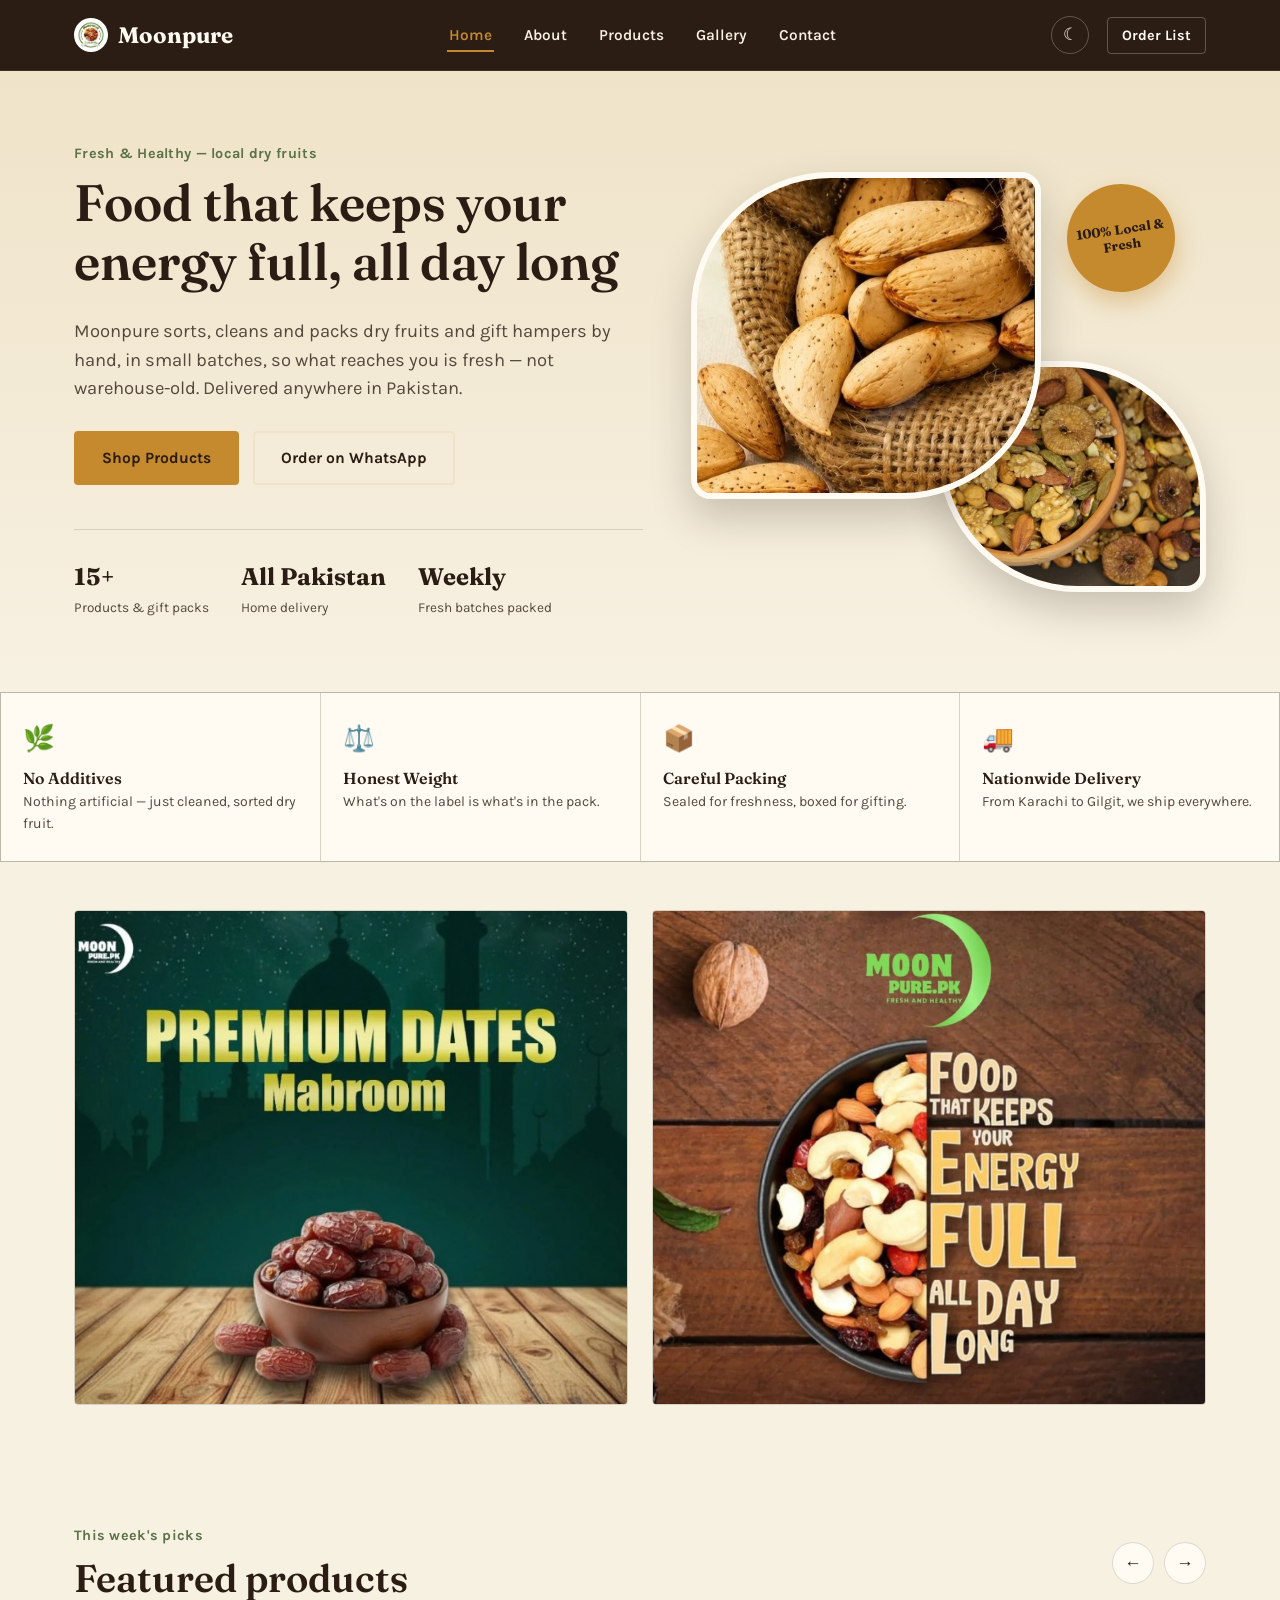
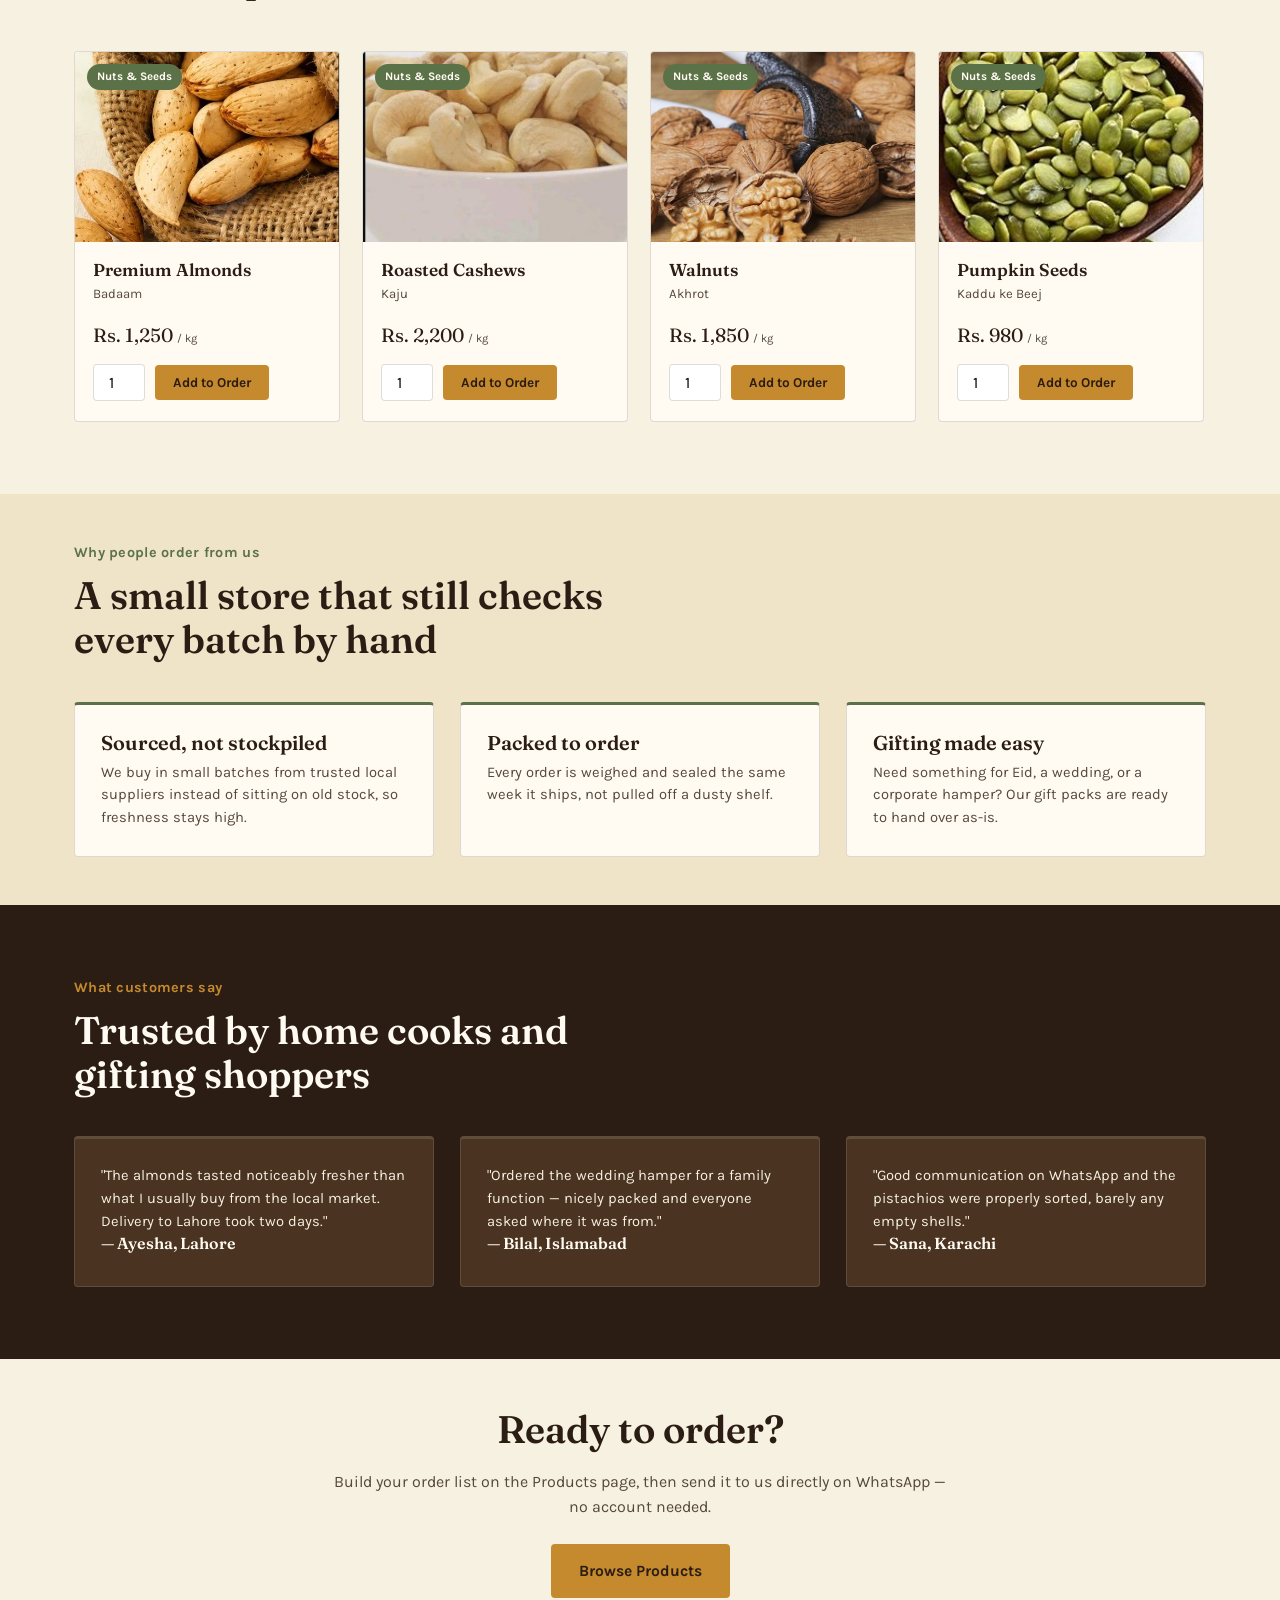
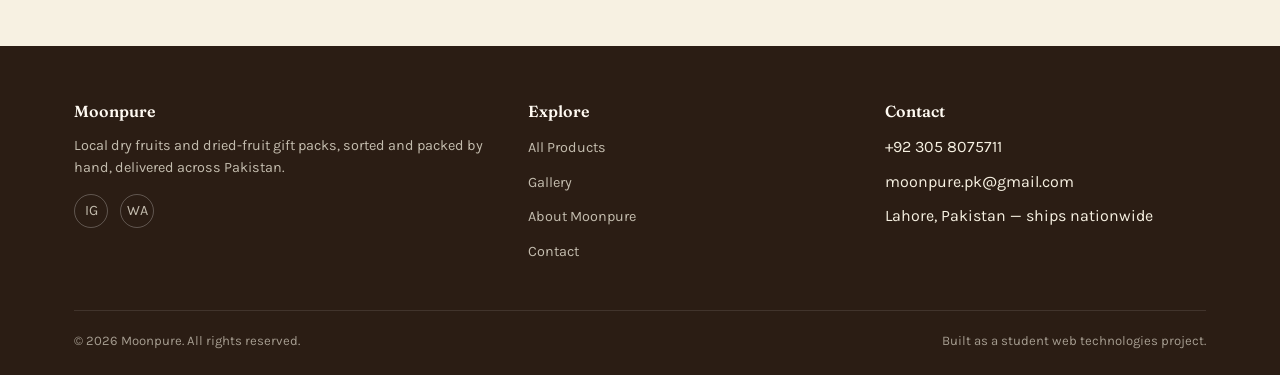
<file: index.html>
<!DOCTYPE html>
<html lang="en">
<head>
<meta charset="UTF-8">
<meta name="viewport" content="width=device-width, initial-scale=1.0">
<title>Moonpure — Real Dry Fruits, Nationwide Delivery</title>
<meta name="description" content="Moonpure sells local dry fruits and dried-fruit gift packs, freshly sorted and packed, delivered across Pakistan.">
<link rel="preconnect" href="https://fonts.googleapis.com">
<link href="https://fonts.googleapis.com/css2?family=Fraunces:opsz,wght@9..144,500;9..144,600;9..144,700&family=Karla:wght@400;500;700;800&display=swap" rel="stylesheet">
<link rel="stylesheet" href="css/style.css">
<script src="js/theme.js"></script>
</head>
<body>

<header class="site-header">
  <nav class="nav">
    <a href="index.html" class="brand"><span class="brand-mark"><img src="images/logo.jpg" alt="Moonpure logo"></span> Moonpure</a>
    <ul class="nav-links" id="navLinks">
      <li><a href="index.html">Home</a></li>
      <li><a href="about.html">About</a></li>
      <li><a href="products.html">Products</a></li>
      <li><a href="gallery.html">Gallery</a></li>
      <li><a href="contact.html">Contact</a></li>
    </ul>
    <div class="nav-right">
      <button class="theme-toggle" id="themeToggle" type="button" aria-label="Switch to dark mode" title="Dark mode">
        <span class="theme-icon-light" aria-hidden="true">&#9790;</span>
        <span class="theme-icon-dark" hidden aria-hidden="true">&#9728;</span>
      </button>
      <button class="nav-cart-btn" id="openCartBtn" aria-label="Open order list">
        Order List <span class="nav-cart-count" id="cartCount">0</span>
      </button>
      <button class="hamburger" id="hamburgerBtn" aria-label="Toggle menu" aria-expanded="false">
        <span></span><span></span><span></span>
      </button>
    </div>
  </nav>
</header>

<main>

  <!-- HERO -->
  <section class="hero">
    <div class="container">
      <div class="hero-copy">
        <p class="eyebrow-label">Fresh &amp; Healthy — local dry fruits</p>
        <h1>Food that keeps your energy full, all day long</h1>
        <p class="lede">Moonpure sorts, cleans and packs dry fruits and gift hampers by hand, in small batches, so what reaches you is fresh — not warehouse-old. Delivered anywhere in Pakistan.</p>
        <div class="hero-cta">
          <a href="products.html" class="btn btn-primary">Shop Products</a>
          <a href="contact.html" class="btn btn-outline">Order on WhatsApp</a>
        </div>
        <div class="hero-stats">
          <div><strong>15+</strong><span>Products &amp; gift packs</span></div>
          <div><strong>All Pakistan</strong><span>Home delivery</span></div>
          <div><strong>Weekly</strong><span>Fresh batches packed</span></div>
        </div>
      </div>
      <div class="hero-visual">
        <img src="images/almonds.jpg" alt="Fresh almonds spilling from a burlap sack" class="hero-img-a">
        <img src="images/mixed-dry-fruit.jpg" alt="Bowl of mixed dry fruit" class="hero-img-b">
        <div class="hero-badge">100% Local &amp; Fresh</div>
      </div>
    </div>
  </section>

  <!-- HIGHLIGHTS -->
  <div class="highlights">
    <div class="highlight-item">
      <span class="icon">🌿</span>
      <h4>No Additives</h4>
      <p>Nothing artificial — just cleaned, sorted dry fruit.</p>
    </div>
    <div class="highlight-item">
      <span class="icon">⚖️</span>
      <h4>Honest Weight</h4>
      <p>What's on the label is what's in the pack.</p>
    </div>
    <div class="highlight-item">
      <span class="icon">📦</span>
      <h4>Careful Packing</h4>
      <p>Sealed for freshness, boxed for gifting.</p>
    </div>
    <div class="highlight-item">
      <span class="icon">🚚</span>
      <h4>Nationwide Delivery</h4>
      <p>From Karachi to Gilgit, we ship everywhere.</p>
    </div>
  </div>

  <!-- PROMO STRIP -->
  <section class="section section--tight">
    <div class="container">
      <div class="promo-strip">
        <a class="promo-card" href="products.html">
          <img src="images/promo-dates-poster.jpg" alt="Premium Mabroom dates — order now">
        </a>
        <a class="promo-card" href="products.html">
          <img src="images/promo-energy-poster.jpg" alt="Moonpure mixed dry fruit — food that keeps your energy full all day long">
        </a>
      </div>
    </div>
  </section>

  <!-- FEATURED PRODUCTS SLIDER -->
  <section class="section">
    <div class="container">
      <div class="filter-bar">
        <div class="section-head" style="margin-bottom:0;">
          <p class="eyebrow-label">This week's picks</p>
          <h2>Featured products</h2>
        </div>
        <div class="slider-nav">
          <button id="sliderPrev" aria-label="Scroll left">&larr;</button>
          <button id="sliderNext" aria-label="Scroll right">&rarr;</button>
        </div>
      </div>
      <div class="slider">
        <div class="slider-track" id="featuredTrack"><!-- filled by products.js --></div>
      </div>
    </div>
  </section>

  <!-- WHY MOONPURE -->
  <section class="section section--tight" style="background:var(--bg-soft);">
    <div class="container">
      <div class="section-head">
        <p class="eyebrow-label">Why people order from us</p>
        <h2>A small store that still checks every batch by hand</h2>
      </div>
      <div class="card-grid">
        <div class="info-card">
          <h3>Sourced, not stockpiled</h3>
          <p>We buy in small batches from trusted local suppliers instead of sitting on old stock, so freshness stays high.</p>
        </div>
        <div class="info-card">
          <h3>Packed to order</h3>
          <p>Every order is weighed and sealed the same week it ships, not pulled off a dusty shelf.</p>
        </div>
        <div class="info-card">
          <h3>Gifting made easy</h3>
          <p>Need something for Eid, a wedding, or a corporate hamper? Our gift packs are ready to hand over as-is.</p>
        </div>
      </div>
    </div>
  </section>

  <!-- TESTIMONIALS -->
  <section class="section section--dark">
    <div class="container">
      <div class="section-head">
        <p class="eyebrow-label" style="color:var(--gold);">What customers say</p>
        <h2>Trusted by home cooks and gifting shoppers</h2>
      </div>
      <div class="card-grid">
        <div class="info-card" style="background:var(--walnut-700); border-color:rgba(255,255,255,0.12);">
          <p style="color:var(--parchment-light);">"The almonds tasted noticeably fresher than what I usually buy from the local market. Delivery to Lahore took two days."</p>
          <h3 style="color:var(--white); font-size:1rem;">— Ayesha, Lahore</h3>
        </div>
        <div class="info-card" style="background:var(--walnut-700); border-color:rgba(255,255,255,0.12);">
          <p style="color:var(--parchment-light);">"Ordered the wedding hamper for a family function — nicely packed and everyone asked where it was from."</p>
          <h3 style="color:var(--white); font-size:1rem;">— Bilal, Islamabad</h3>
        </div>
        <div class="info-card" style="background:var(--walnut-700); border-color:rgba(255,255,255,0.12);">
          <p style="color:var(--parchment-light);">"Good communication on WhatsApp and the pistachios were properly sorted, barely any empty shells."</p>
          <h3 style="color:var(--white); font-size:1rem;">— Sana, Karachi</h3>
        </div>
      </div>
    </div>
  </section>

  <!-- CTA -->
  <section class="section section--tight">
    <div class="container" style="text-align:center;">
      <h2>Ready to order?</h2>
      <p style="margin:0 auto 24px; color:var(--ink-soft);">Build your order list on the Products page, then send it to us directly on WhatsApp — no account needed.</p>
      <a href="products.html" class="btn btn-primary">Browse Products</a>
    </div>
  </section>

</main>

<footer class="site-footer">
  <div class="container">
    <div class="footer-grid">
      <div>
        <h4>Moonpure</h4>
        <p>Local dry fruits and dried-fruit gift packs, sorted and packed by hand, delivered across Pakistan.</p>
        <div class="social-row">
          <a href="https://www.instagram.com/moonpure.pk" aria-label="Instagram" target="_blank" rel="noopener">IG</a>
          <a href="https://wa.me/923058075711" aria-label="WhatsApp" target="_blank" rel="noopener">WA</a>
        </div>
      </div>
      <div>
        <h4>Explore</h4>
        <ul>
          <li><a href="products.html">All Products</a></li>
          <li><a href="gallery.html">Gallery</a></li>
          <li><a href="about.html">About Moonpure</a></li>
          <li><a href="contact.html">Contact</a></li>
        </ul>
      </div>
      <div>
        <h4>Contact</h4>
        <ul>
          <li>+92 305 8075711</li>
          <li>moonpure.pk@gmail.com</li>
          <li>Lahore, Pakistan — ships nationwide</li>
        </ul>
      </div>
    </div>
    <div class="footer-bottom">
      <span>&copy; <span id="footerYear"></span> Moonpure. All rights reserved.</span>
      <span>Built as a student web technologies project.</span>
    </div>
  </div>
</footer>

<div class="cart-overlay" id="cartOverlay"></div>
<aside class="cart-drawer" id="cartDrawer" aria-label="Order list">
  <div class="cart-head">
    <h3 style="color:var(--white); margin:0;">Your Order List</h3>
    <button id="closeCartBtn" aria-label="Close order list">&times;</button>
  </div>
  <div class="cart-items" id="cartItems"></div>
  <div class="cart-foot">
    <div class="cart-total"><span>Estimated Total</span><span id="cartTotal">Rs. 0</span></div>
    <button class="btn btn-primary btn-block" id="checkoutBtn">Send Order via WhatsApp</button>
  </div>
</aside>

<div class="toast" id="toast"></div>

<script src="js/nav.js"></script>
<script src="js/cart.js"></script>
<script src="js/products.js"></script>
</body>
</html>
</file>
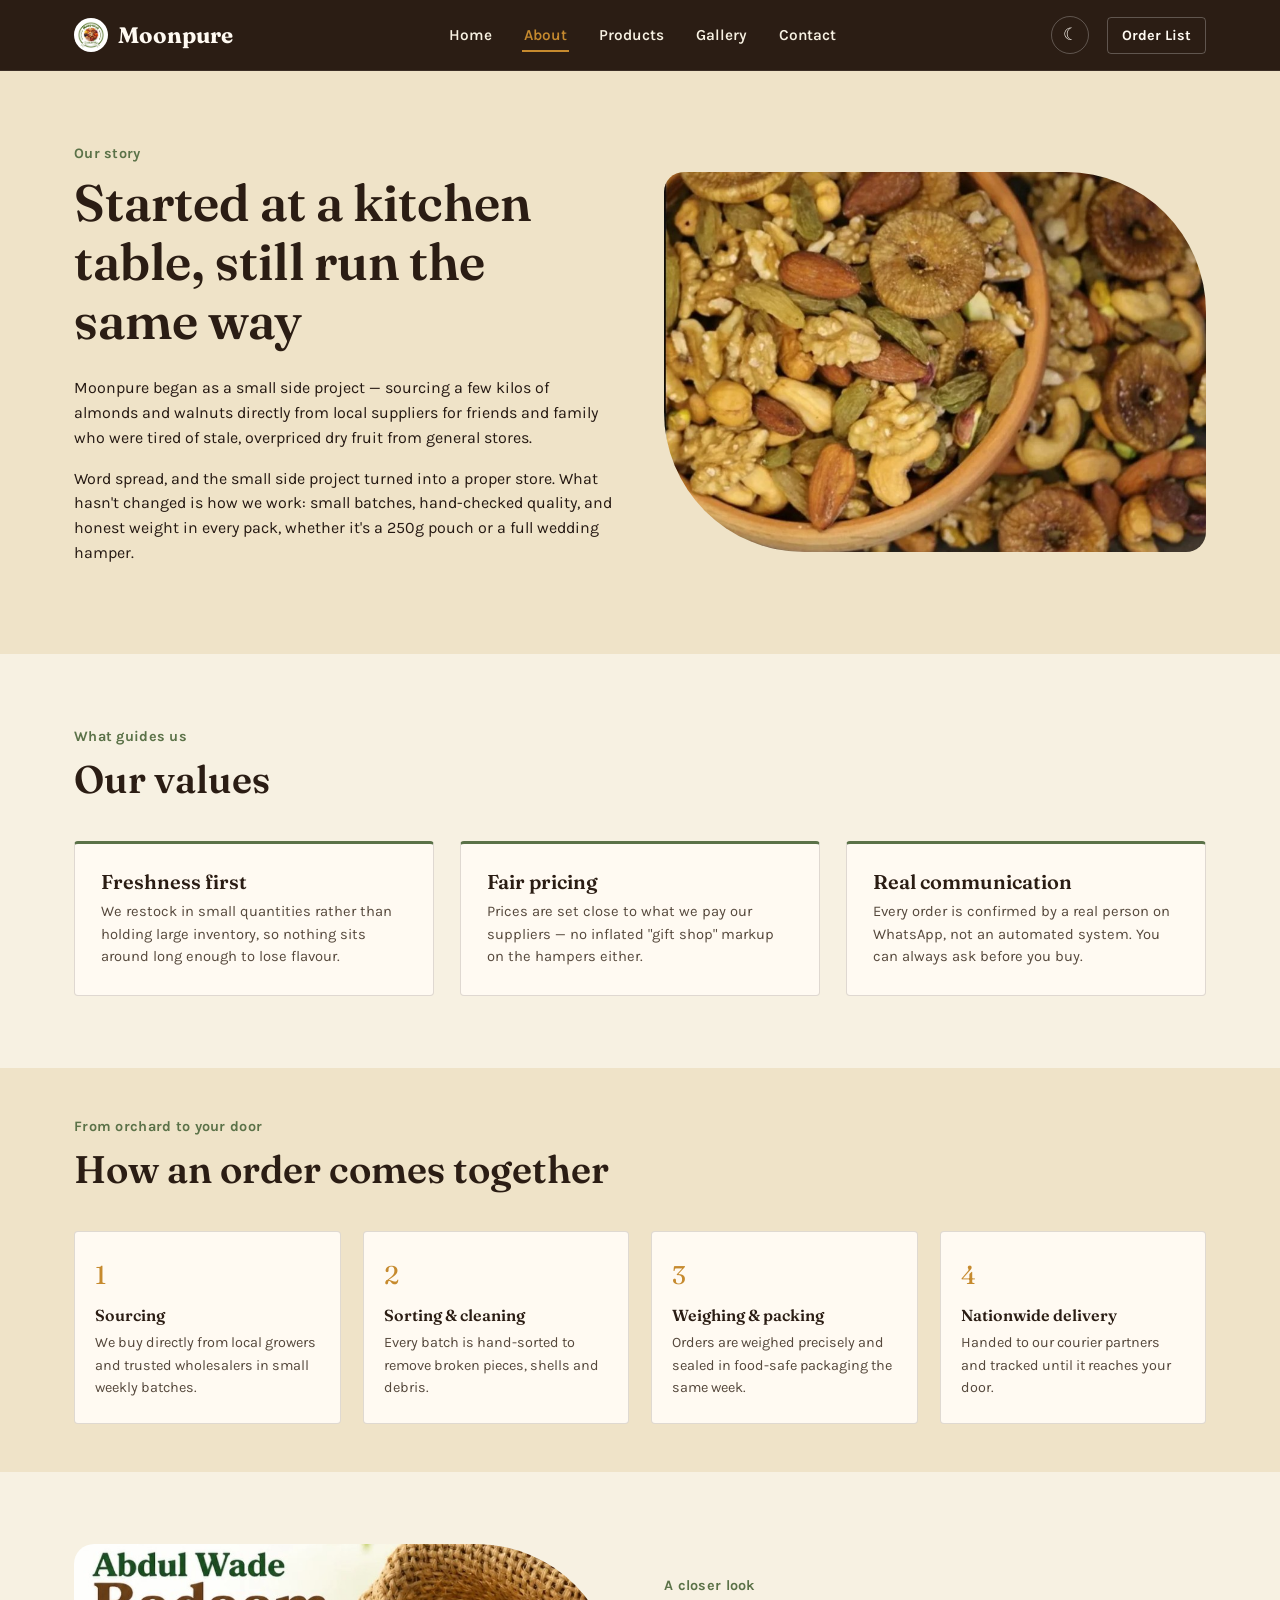
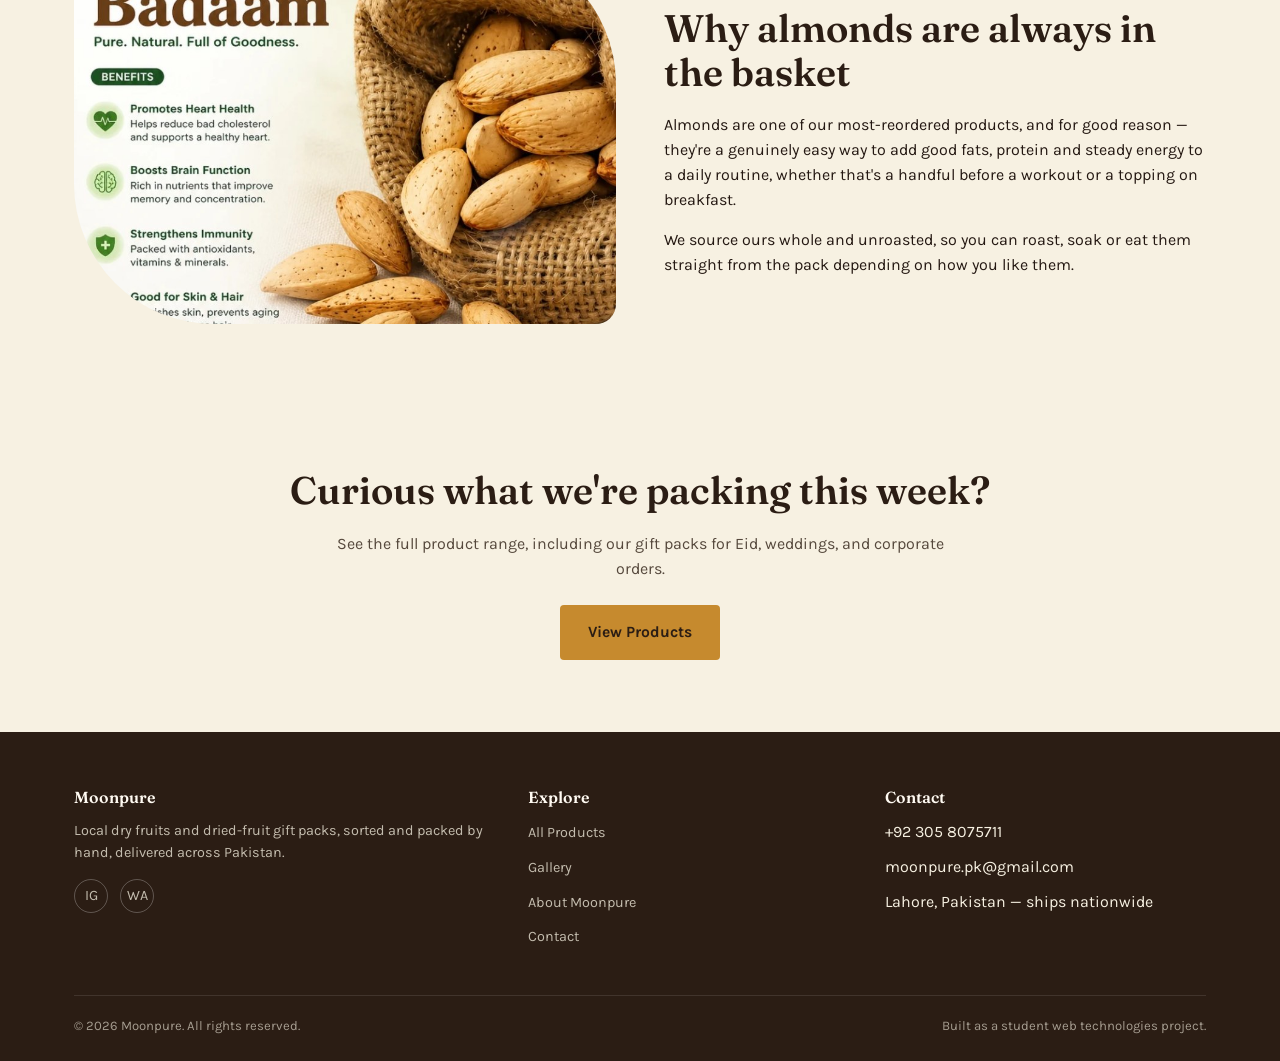
<file: about.html>
<!DOCTYPE html>
<html lang="en">
<head>
<meta charset="UTF-8">
<meta name="viewport" content="width=device-width, initial-scale=1.0">
<title>About Moonpure — Our Story</title>
<meta name="description" content="Learn how Moonpure sources, sorts and packs local dry fruits, and why we started the business.">
<link rel="preconnect" href="https://fonts.googleapis.com">
<link href="https://fonts.googleapis.com/css2?family=Fraunces:opsz,wght@9..144,500;9..144,600;9..144,700&family=Karla:wght@400;500;700;800&display=swap" rel="stylesheet">
<link rel="stylesheet" href="css/style.css">
<script src="js/theme.js"></script>
</head>
<body>

<header class="site-header">
  <nav class="nav">
    <a href="index.html" class="brand"><span class="brand-mark"><img src="images/logo.jpg" alt="Moonpure logo"></span> Moonpure</a>
    <ul class="nav-links" id="navLinks">
      <li><a href="index.html">Home</a></li>
      <li><a href="about.html">About</a></li>
      <li><a href="products.html">Products</a></li>
      <li><a href="gallery.html">Gallery</a></li>
      <li><a href="contact.html">Contact</a></li>
    </ul>
    <div class="nav-right">
      <button class="theme-toggle" id="themeToggle" type="button" aria-label="Switch to dark mode" title="Dark mode">
        <span class="theme-icon-light" aria-hidden="true">&#9790;</span>
        <span class="theme-icon-dark" hidden aria-hidden="true">&#9728;</span>
      </button>
      <button class="nav-cart-btn" id="openCartBtn" aria-label="Open order list">
        Order List <span class="nav-cart-count" id="cartCount">0</span>
      </button>
      <button class="hamburger" id="hamburgerBtn" aria-label="Toggle menu" aria-expanded="false">
        <span></span><span></span><span></span>
      </button>
    </div>
  </nav>
</header>

<main>

  <section class="section" style="background:var(--bg-soft);">
    <div class="container about-hero">
      <div>
        <p class="eyebrow-label">Our story</p>
        <h1>Started at a kitchen table, still run the same way</h1>
        <p>Moonpure began as a small side project — sourcing a few kilos of almonds and walnuts directly from local suppliers for friends and family who were tired of stale, overpriced dry fruit from general stores.</p>
        <p>Word spread, and the small side project turned into a proper store. What hasn't changed is how we work: small batches, hand-checked quality, and honest weight in every pack, whether it's a 250g pouch or a full wedding hamper.</p>
      </div>
      <img src="images/mixed-dry-fruit.jpg" alt="Bowl of Moonpure mixed dry fruit">
    </div>
  </section>

  <section class="section">
    <div class="container">
      <div class="section-head">
        <p class="eyebrow-label">What guides us</p>
        <h2>Our values</h2>
      </div>
      <div class="values-grid">
        <div class="info-card">
          <h3>Freshness first</h3>
          <p>We restock in small quantities rather than holding large inventory, so nothing sits around long enough to lose flavour.</p>
        </div>
        <div class="info-card">
          <h3>Fair pricing</h3>
          <p>Prices are set close to what we pay our suppliers — no inflated "gift shop" markup on the hampers either.</p>
        </div>
        <div class="info-card">
          <h3>Real communication</h3>
          <p>Every order is confirmed by a real person on WhatsApp, not an automated system. You can always ask before you buy.</p>
        </div>
      </div>
    </div>
  </section>

  <section class="section section--tight" style="background:var(--bg-soft);">
    <div class="container">
      <div class="section-head">
        <p class="eyebrow-label">From orchard to your door</p>
        <h2>How an order comes together</h2>
      </div>
      <div class="process-list">
        <div class="process-step">
          <h4>Sourcing</h4>
          <p style="font-size:0.9rem; color:var(--ink-soft); margin:0;">We buy directly from local growers and trusted wholesalers in small weekly batches.</p>
        </div>
        <div class="process-step">
          <h4>Sorting &amp; cleaning</h4>
          <p style="font-size:0.9rem; color:var(--ink-soft); margin:0;">Every batch is hand-sorted to remove broken pieces, shells and debris.</p>
        </div>
        <div class="process-step">
          <h4>Weighing &amp; packing</h4>
          <p style="font-size:0.9rem; color:var(--ink-soft); margin:0;">Orders are weighed precisely and sealed in food-safe packaging the same week.</p>
        </div>
        <div class="process-step">
          <h4>Nationwide delivery</h4>
          <p style="font-size:0.9rem; color:var(--ink-soft); margin:0;">Handed to our courier partners and tracked until it reaches your door.</p>
        </div>
      </div>
    </div>
  </section>

  <section class="section">
    <div class="container about-hero">
      <img src="images/almonds-benefits.jpg" alt="Health benefits of Moonpure almonds: heart health, brain function, immunity, skin and hair, natural energy">
      <div>
        <p class="eyebrow-label">A closer look</p>
        <h2>Why almonds are always in the basket</h2>
        <p>Almonds are one of our most-reordered products, and for good reason — they're a genuinely easy way to add good fats, protein and steady energy to a daily routine, whether that's a handful before a workout or a topping on breakfast.</p>
        <p>We source ours whole and unroasted, so you can roast, soak or eat them straight from the pack depending on how you like them.</p>
      </div>
    </div>
  </section>

  <section class="section" style="text-align:center;">
    <div class="container">
      <h2>Curious what we're packing this week?</h2>
      <p style="margin:0 auto 24px; color:var(--ink-soft);">See the full product range, including our gift packs for Eid, weddings, and corporate orders.</p>
      <a href="products.html" class="btn btn-primary">View Products</a>
    </div>
  </section>

</main>

<footer class="site-footer">
  <div class="container">
    <div class="footer-grid">
      <div>
        <h4>Moonpure</h4>
        <p>Local dry fruits and dried-fruit gift packs, sorted and packed by hand, delivered across Pakistan.</p>
        <div class="social-row">
          <a href="https://www.instagram.com/moonpure.pk" aria-label="Instagram" target="_blank" rel="noopener">IG</a>
          <a href="https://wa.me/923058075711" aria-label="WhatsApp" target="_blank" rel="noopener">WA</a>
        </div>
      </div>
      <div>
        <h4>Explore</h4>
        <ul>
          <li><a href="products.html">All Products</a></li>
          <li><a href="gallery.html">Gallery</a></li>
          <li><a href="about.html">About Moonpure</a></li>
          <li><a href="contact.html">Contact</a></li>
        </ul>
      </div>
      <div>
        <h4>Contact</h4>
        <ul>
          <li>+92 305 8075711</li>
          <li>moonpure.pk@gmail.com</li>
          <li>Lahore, Pakistan — ships nationwide</li>
        </ul>
      </div>
    </div>
    <div class="footer-bottom">
      <span>&copy; <span id="footerYear"></span> Moonpure. All rights reserved.</span>
      <span>Built as a student web technologies project.</span>
    </div>
  </div>
</footer>

<div class="cart-overlay" id="cartOverlay"></div>
<aside class="cart-drawer" id="cartDrawer" aria-label="Order list">
  <div class="cart-head">
    <h3 style="color:var(--white); margin:0;">Your Order List</h3>
    <button id="closeCartBtn" aria-label="Close order list">&times;</button>
  </div>
  <div class="cart-items" id="cartItems"></div>
  <div class="cart-foot">
    <div class="cart-total"><span>Estimated Total</span><span id="cartTotal">Rs. 0</span></div>
    <button class="btn btn-primary btn-block" id="checkoutBtn">Send Order via WhatsApp</button>
  </div>
</aside>

<div class="toast" id="toast"></div>

<script src="js/nav.js"></script>
<script src="js/cart.js"></script>
</body>
</html>
</file>
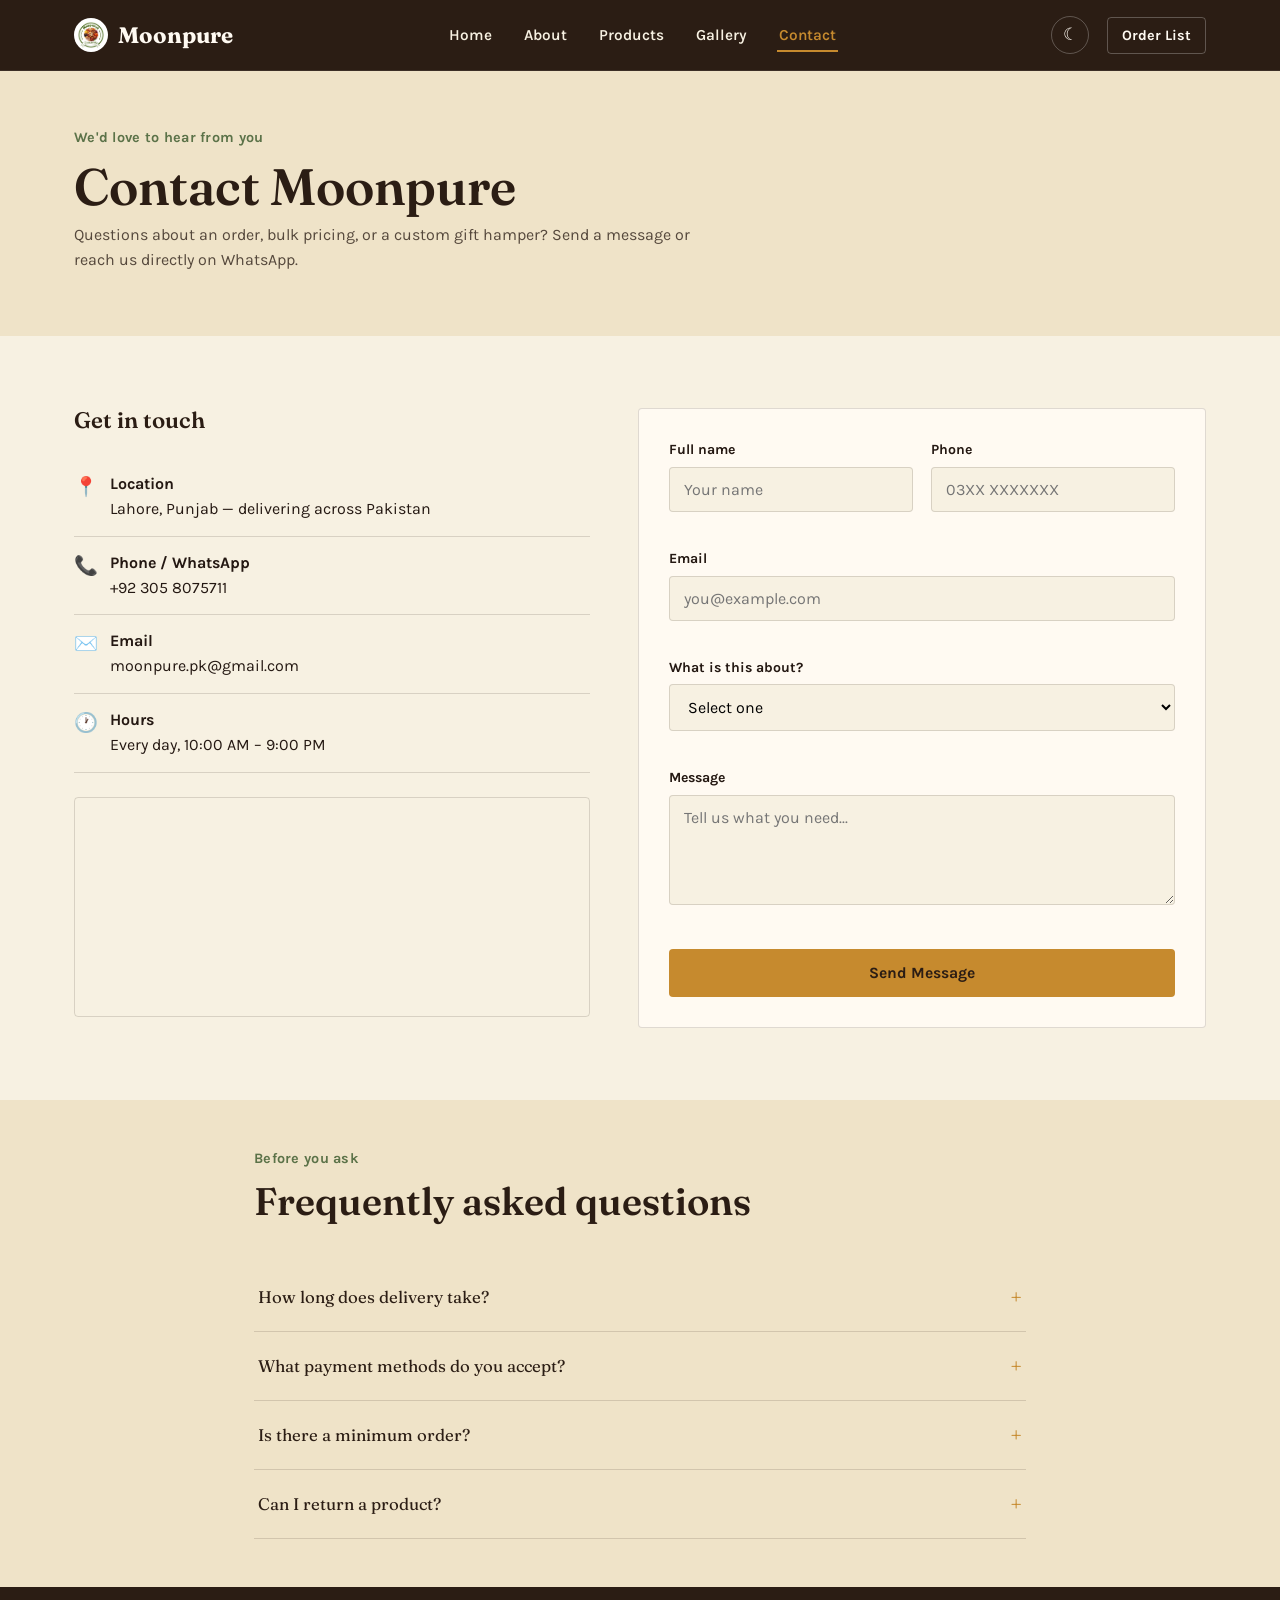
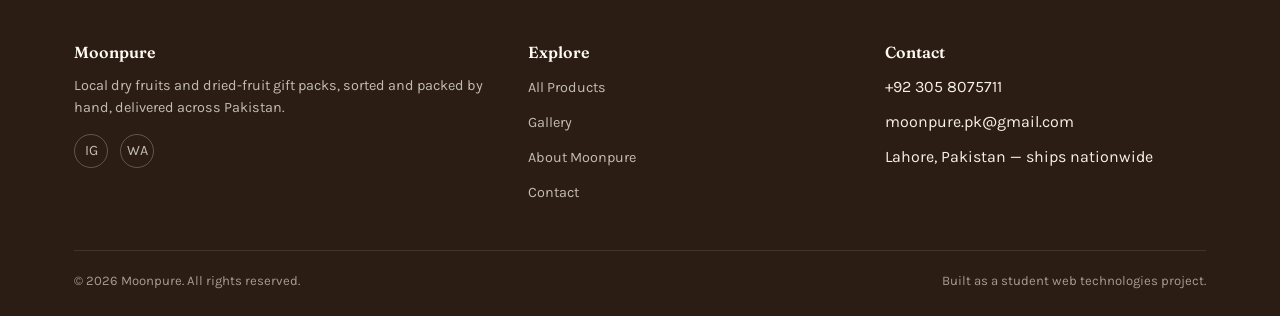
<file: contact.html>
<!DOCTYPE html>
<html lang="en">
<head>
<meta charset="UTF-8">
<meta name="viewport" content="width=device-width, initial-scale=1.0">
<title>Contact — Moonpure</title>
<meta name="description" content="Get in touch with Moonpure to place an order, ask about gift packs, or track a delivery.">
<link rel="preconnect" href="https://fonts.googleapis.com">
<link href="https://fonts.googleapis.com/css2?family=Fraunces:opsz,wght@9..144,500;9..144,600;9..144,700&family=Karla:wght@400;500;700;800&display=swap" rel="stylesheet">
<link rel="stylesheet" href="css/style.css">
<script src="js/theme.js"></script>
</head>
<body>

<header class="site-header">
  <nav class="nav">
    <a href="index.html" class="brand"><span class="brand-mark"><img src="images/logo.jpg" alt="Moonpure logo"></span> Moonpure</a>
    <ul class="nav-links" id="navLinks">
      <li><a href="index.html">Home</a></li>
      <li><a href="about.html">About</a></li>
      <li><a href="products.html">Products</a></li>
      <li><a href="gallery.html">Gallery</a></li>
      <li><a href="contact.html">Contact</a></li>
    </ul>
    <div class="nav-right">
      <button class="theme-toggle" id="themeToggle" type="button" aria-label="Switch to dark mode" title="Dark mode">
        <span class="theme-icon-light" aria-hidden="true">&#9790;</span>
        <span class="theme-icon-dark" hidden aria-hidden="true">&#9728;</span>
      </button>
      <button class="nav-cart-btn" id="openCartBtn" aria-label="Open order list">
        Order List <span class="nav-cart-count" id="cartCount">0</span>
      </button>
      <button class="hamburger" id="hamburgerBtn" aria-label="Toggle menu" aria-expanded="false">
        <span></span><span></span><span></span>
      </button>
    </div>
  </nav>
</header>

<main>

  <section class="section--tight" style="background:var(--bg-soft); padding-top:56px;">
    <div class="container">
      <p class="eyebrow-label">We'd love to hear from you</p>
      <h1 style="margin-bottom:6px;">Contact Moonpure</h1>
      <p style="color:var(--ink-soft);">Questions about an order, bulk pricing, or a custom gift hamper? Send a message or reach us directly on WhatsApp.</p>
    </div>
  </section>

  <section class="section">
    <div class="container contact-layout">

      <div>
        <h2 style="font-size:1.4rem;">Get in touch</h2>
        <ul class="contact-info-list">
          <li><span class="ic">📍</span><div><strong>Location</strong><br>Lahore, Punjab — delivering across Pakistan</div></li>
          <li><span class="ic">📞</span><div><strong>Phone / WhatsApp</strong><br>+92 305 8075711</div></li>
          <li><span class="ic">✉️</span><div><strong>Email</strong><br>moonpure.pk@gmail.com</div></li>
          <li><span class="ic">🕐</span><div><strong>Hours</strong><br>Every day, 10:00 AM – 9:00 PM</div></li>
        </ul>

        <div class="map-frame">
          <iframe src="https://www.google.com/maps?q=Lahore,Pakistan&output=embed" loading="lazy" title="Moonpure service area map"></iframe>
        </div>
      </div>

      <div class="form-card">
        <div class="form-success" id="formSuccess"></div>
        <form id="contactForm" novalidate>
          <div class="form-grid-2">
            <div class="form-row">
              <label for="name">Full name</label>
              <input type="text" id="name" name="name" placeholder="Your name" required>
              <div class="field-error"></div>
            </div>
            <div class="form-row">
              <label for="phone">Phone</label>
              <input type="tel" id="phone" name="phone" placeholder="03XX XXXXXXX" required>
              <div class="field-error"></div>
            </div>
          </div>

          <div class="form-row">
            <label for="email">Email</label>
            <input type="email" id="email" name="email" placeholder="you@example.com" required>
            <div class="field-error"></div>
          </div>

          <div class="form-row">
            <label for="subject">What is this about?</label>
            <select id="subject" name="subject" required>
              <option value="">Select one</option>
              <option value="order">Placing an order</option>
              <option value="gift">Custom gift hamper</option>
              <option value="bulk">Bulk / wholesale pricing</option>
              <option value="other">Something else</option>
            </select>
            <div class="field-error"></div>
          </div>

          <div class="form-row">
            <label for="message">Message</label>
            <textarea id="message" name="message" placeholder="Tell us what you need..." required></textarea>
            <div class="field-error"></div>
          </div>

          <button type="submit" class="btn btn-primary btn-block">Send Message</button>
        </form>
      </div>

    </div>
  </section>

  <section class="section section--tight" style="background:var(--bg-soft);">
    <div class="container" style="max-width:820px;">
      <div class="section-head">
        <p class="eyebrow-label">Before you ask</p>
        <h2>Frequently asked questions</h2>
      </div>

      <div class="accordion">
        <div class="accordion-item">
          <button class="accordion-trigger">How long does delivery take?<span class="plus">+</span></button>
          <div class="accordion-panel"><p>2–3 business days within Punjab, and 3–5 business days for other provinces, depending on the courier.</p></div>
        </div>
        <div class="accordion-item">
          <button class="accordion-trigger">What payment methods do you accept?<span class="plus">+</span></button>
          <div class="accordion-panel"><p>Cash on delivery across Pakistan, plus bank transfer or JazzCash/Easypaisa for advance payment on larger gift orders.</p></div>
        </div>
        <div class="accordion-item">
          <button class="accordion-trigger">Is there a minimum order?<span class="plus">+</span></button>
          <div class="accordion-panel"><p>No minimum for regular products. Custom-branded corporate gift sets usually start at 10 boxes.</p></div>
        </div>
        <div class="accordion-item">
          <button class="accordion-trigger">Can I return a product?<span class="plus">+</span></button>
          <div class="accordion-panel"><p>If a pack arrives damaged or doesn't match what you ordered, message us within 24 hours with a photo and we'll replace it.</p></div>
        </div>
      </div>
    </div>
  </section>

</main>

<footer class="site-footer">
  <div class="container">
    <div class="footer-grid">
      <div>
        <h4>Moonpure</h4>
        <p>Local dry fruits and dried-fruit gift packs, sorted and packed by hand, delivered across Pakistan.</p>
        <div class="social-row">
          <a href="https://www.instagram.com/moonpure.pk" aria-label="Instagram" target="_blank" rel="noopener">IG</a>
          <a href="https://wa.me/923058075711" aria-label="WhatsApp" target="_blank" rel="noopener">WA</a>
        </div>
      </div>
      <div>
        <h4>Explore</h4>
        <ul>
          <li><a href="products.html">All Products</a></li>
          <li><a href="gallery.html">Gallery</a></li>
          <li><a href="about.html">About Moonpure</a></li>
          <li><a href="contact.html">Contact</a></li>
        </ul>
      </div>
      <div>
        <h4>Contact</h4>
        <ul>
          <li>+92 305 8075711</li>
          <li>moonpure.pk@gmail.com</li>
          <li>Lahore, Pakistan — ships nationwide</li>
        </ul>
      </div>
    </div>
    <div class="footer-bottom">
      <span>&copy; <span id="footerYear"></span> Moonpure. All rights reserved.</span>
      <span>Built as a student web technologies project.</span>
    </div>
  </div>
</footer>

<div class="cart-overlay" id="cartOverlay"></div>
<aside class="cart-drawer" id="cartDrawer" aria-label="Order list">
  <div class="cart-head">
    <h3 style="color:var(--white); margin:0;">Your Order List</h3>
    <button id="closeCartBtn" aria-label="Close order list">&times;</button>
  </div>
  <div class="cart-items" id="cartItems"></div>
  <div class="cart-foot">
    <div class="cart-total"><span>Estimated Total</span><span id="cartTotal">Rs. 0</span></div>
    <button class="btn btn-primary btn-block" id="checkoutBtn">Send Order via WhatsApp</button>
  </div>
</aside>

<div class="toast" id="toast"></div>

<script src="js/nav.js"></script>
<script src="js/cart.js"></script>
<script src="js/contact.js"></script>
</body>
</html>
</file>
<file: css/style.css>
/* =========================================================
   MOONPURE — main stylesheet
   Sections: Tokens, Base, Layout helpers, Nav, Hero,
   Buttons, Highlights, Products, Cart drawer, Gallery,
   About/Process, Contact/Form/Accordion, Footer, Media queries
   ========================================================= */

/* ---------- Design tokens ---------- */
:root {
  --walnut-900: #2b1d14;
  --walnut-700: #4a3320;
  --parchment: #efe3c8;
  --parchment-light: #f7f1e2;
  --gold: #c68a2e;
  --gold-dark: #a56f1f;
  --pistachio: #5b7248;
  --rust: #7a3b2e;
  --ink: #241812;
  --ink-soft: #55483c;
  --line: rgba(43, 29, 20, 0.15);
  --white: #fffaf2;

  /* Theme-aware surface tokens — these are the only ones that change
     between light and dark mode. Everything above stays constant,
     since those colours are used consistently on their own
     always-dark (nav/footer) or always-bright (accent) surfaces. */
  --bg: var(--parchment-light);      /* page background */
  --bg-soft: var(--parchment);       /* subtle section tint / hero gradient */
  --surface: var(--white);           /* card & component backgrounds */
  --heading: var(--walnut-900);      /* heading/emphasis text on --bg or --surface */

  --font-display: "Fraunces", "Georgia", serif;
  --font-body: "Karla", "Segoe UI", sans-serif;

  --radius-s: 4px;
  --radius-m: 10px;
  --shadow-card: 0 1px 0 rgba(43, 29, 20, 0.06);
  --max-width: 1180px;

  color-scheme: light;
}

/* ---------- Dark theme ---------- */
html[data-theme="dark"] {
  --bg: #17100a;
  --bg-soft: #201609;
  --surface: #241a10;
  --heading: #f3e9d8;
  --ink: #ece2d2;
  --ink-soft: #b7a891;
  --line: rgba(255, 255, 255, 0.14);
  --gold: #e0a83f;
  --pistachio: #7c9868;

  color-scheme: dark;
}

/* ---------- Base ---------- */
* { box-sizing: border-box; }

html { scroll-behavior: smooth; }

body {
  margin: 0;
  font-family: var(--font-body);
  color: var(--ink);
  background: var(--bg);
  line-height: 1.55;
  -webkit-font-smoothing: antialiased;
  transition: background 0.25s ease, color 0.25s ease;
}

h1, h2, h3, h4 {
  font-family: var(--font-display);
  color: var(--heading);
  line-height: 1.15;
  margin: 0 0 0.5em;
  font-weight: 600;
}

h1 { font-size: clamp(2.2rem, 4vw, 3.4rem); }
h2 { font-size: clamp(1.7rem, 3vw, 2.4rem); }
h3 { font-size: 1.25rem; }

p { margin: 0 0 1em; max-width: 62ch; }

a { color: inherit; text-decoration: none; }

img { max-width: 100%; display: block; }

ul { padding: 0; margin: 0; list-style: none; }

button { font-family: inherit; cursor: pointer; }

input, textarea, select {
  font-family: inherit;
  font-size: 1rem;
}

:focus-visible {
  outline: 3px solid var(--gold);
  outline-offset: 2px;
}

.container {
  max-width: var(--max-width);
  margin: 0 auto;
  padding: 0 24px;
}

.section {
  padding: 72px 0;
}
.section--tight { padding: 48px 0; }
.section--dark {
  background: var(--walnut-900);
  color: var(--parchment-light);
}
.section--dark h2, .section--dark h3 { color: var(--white); }

.eyebrow-label {
  font-family: var(--font-body);
  font-weight: 700;
  color: var(--pistachio);
  letter-spacing: 0.02em;
  font-size: 0.9rem;
  margin: 0 0 0.6em;
}

.section-head {
  max-width: 620px;
  margin: 0 0 40px;
}

.btn {
  display: inline-flex;
  align-items: center;
  gap: 8px;
  padding: 13px 26px;
  border-radius: var(--radius-s);
  font-weight: 700;
  border: 2px solid transparent;
  font-size: 0.98rem;
  transition: transform 0.15s ease, background 0.15s ease;
}
.btn:hover { transform: translateY(-2px); }
.btn-primary {
  background: var(--gold);
  color: var(--walnut-900);
}
.btn-primary:hover { background: var(--gold-dark); }
.btn-outline {
  border-color: var(--bg-soft);
  color: var(--heading);
}
.section--dark .btn-outline { border-color: var(--parchment-light); color: var(--white); }
.btn-outline:hover { background: rgba(255,255,255,0.08); }
.btn-block { width: 100%; justify-content: center; }
.btn-sm { padding: 8px 16px; font-size: 0.85rem; }

/* ---------- Nav ---------- */
.site-header {
  position: sticky;
  top: 0;
  z-index: 100;
  background: var(--walnut-900);
  border-bottom: 1px solid rgba(255,255,255,0.08);
}

.nav {
  display: flex;
  align-items: center;
  justify-content: space-between;
  padding: 16px 24px;
  max-width: var(--max-width);
  margin: 0 auto;
}

.brand {
  display: flex;
  align-items: center;
  gap: 10px;
  font-family: var(--font-display);
  font-size: 1.4rem;
  font-weight: 700;
  color: var(--white);
}
.brand .brand-mark {
  width: 34px; height: 34px;
  border-radius: 50%;
  background: var(--gold);
  color: var(--walnut-900);
  display: flex; align-items: center; justify-content: center;
  font-size: 1rem;
  overflow: hidden;
}
.brand .brand-mark img { width: 100%; height: 100%; object-fit: cover; }

.nav-links {
  display: flex;
  gap: 28px;
}
.nav-links a {
  color: var(--parchment-light);
  font-weight: 600;
  font-size: 0.96rem;
  padding: 6px 2px;
  border-bottom: 2px solid transparent;
  transition: border-color 0.15s ease, color 0.15s ease;
}
.nav-links a:hover,
.nav-links a.active {
  color: var(--gold);
  border-bottom-color: var(--gold);
}

.nav-cart-btn {
  position: relative;
  background: transparent;
  border: 1px solid rgba(255,255,255,0.25);
  color: var(--white);
  border-radius: var(--radius-s);
  padding: 9px 14px;
  font-weight: 700;
  font-size: 0.9rem;
  display: flex;
  align-items: center;
  gap: 8px;
}
.nav-cart-count {
  background: var(--gold);
  color: var(--walnut-900);
  border-radius: 50%;
  width: 20px; height: 20px;
  font-size: 0.72rem;
  display: flex; align-items: center; justify-content: center;
  font-weight: 800;
}

.nav-right { display: flex; align-items: center; gap: 18px; }

.theme-toggle {
  display: flex;
  align-items: center;
  justify-content: center;
  width: 38px;
  height: 38px;
  border-radius: 50%;
  background: transparent;
  border: 1px solid rgba(255,255,255,0.25);
  color: var(--white);
  font-size: 1.05rem;
  line-height: 1;
  padding: 0;
}
.theme-toggle:hover { background: rgba(255,255,255,0.12); }

.hamburger {
  display: none;
  flex-direction: column;
  gap: 5px;
  background: none;
  border: none;
  padding: 6px;
}
.hamburger span {
  width: 24px; height: 2px;
  background: var(--white);
  display: block;
  transition: transform 0.2s ease, opacity 0.2s ease;
}
.hamburger.is-open span:nth-child(1) { transform: translateY(7px) rotate(45deg); }
.hamburger.is-open span:nth-child(2) { opacity: 0; }
.hamburger.is-open span:nth-child(3) { transform: translateY(-7px) rotate(-45deg); }

/* ---------- Hero ---------- */
.hero {
  background: linear-gradient(180deg, var(--bg-soft) 0%, var(--bg) 100%);
  overflow: hidden;
}
.hero .container {
  display: grid;
  grid-template-columns: 1.05fr 0.95fr;
  gap: 48px;
  align-items: center;
  padding-top: 72px;
  padding-bottom: 72px;
}
.hero-copy { animation: rise 0.7s ease both; }
.hero-copy p.lede { font-size: 1.15rem; color: var(--ink-soft); }
.hero-cta { display: flex; gap: 14px; flex-wrap: wrap; margin-top: 28px; }

.hero-stats {
  display: flex;
  gap: 32px;
  margin-top: 44px;
  padding-top: 28px;
  border-top: 1px solid var(--line);
}
.hero-stats div strong {
  display: block;
  font-family: var(--font-display);
  font-size: 1.5rem;
  color: var(--heading);
}
.hero-stats div span { font-size: 0.85rem; color: var(--ink-soft); }

.hero-visual {
  position: relative;
  height: 420px;
  animation: rise 0.9s ease both;
}
.hero-visual img {
  position: absolute;
  object-fit: cover;
  border: 6px solid var(--surface);
  box-shadow: 0 18px 40px rgba(43,29,20,0.22);
}
.hero-img-a { width: 68%; height: 78%; top: 0; left: 0; border-radius: 140px 20px 140px 20px; z-index: 2; }
.hero-img-b { width: 52%; height: 55%; bottom: 0; right: 0; border-radius: 20px 140px 20px 140px; z-index: 1; }
.hero-badge {
  position: absolute;
  top: 12px; right: 6%;
  background: var(--gold);
  color: var(--walnut-900);
  width: 108px; height: 108px;
  border-radius: 50%;
  display: flex; align-items: center; justify-content: center;
  text-align: center;
  font-family: var(--font-display);
  font-weight: 700;
  font-size: 0.82rem;
  line-height: 1.2;
  transform: rotate(-8deg);
  z-index: 3;
  box-shadow: 0 10px 24px rgba(198,138,46,0.4);
}

@keyframes rise {
  from { opacity: 0; transform: translateY(18px); }
  to { opacity: 1; transform: translateY(0); }
}

/* ---------- Highlights ---------- */
.highlights {
  display: grid;
  grid-template-columns: repeat(4, 1fr);
  gap: 1px;
  background: var(--line);
  border: 1px solid var(--line);
}
.highlight-item {
  background: var(--surface);
  padding: 26px 22px;
}
.highlight-item .icon { font-size: 1.6rem; }
.highlight-item h4 { margin: 10px 0 4px; font-size: 1rem; }
.highlight-item p { font-size: 0.88rem; color: var(--ink-soft); margin: 0; }

/* ---------- Cards / grids ---------- */
.card-grid {
  display: grid;
  grid-template-columns: repeat(3, 1fr);
  gap: 26px;
}

.info-card {
  background: var(--surface);
  border: 1px solid var(--line);
  border-top: 3px solid var(--pistachio);
  padding: 26px;
  border-radius: var(--radius-s);
}
.info-card h3 { margin-bottom: 8px; }
.info-card p { font-size: 0.92rem; color: var(--ink-soft); margin: 0; }

/* ---------- Slider (carousel) ---------- */
.slider {
  position: relative;
}
.slider-track {
  display: flex;
  gap: 22px;
  overflow: hidden;
  scroll-behavior: smooth;
}
.slider-track .product-card { min-width: calc(25% - 17px); flex: 0 0 auto; }
.slider-nav {
  display: flex;
  gap: 10px;
  justify-content: flex-end;
  margin-bottom: 18px;
}
.slider-nav button {
  width: 42px; height: 42px;
  border-radius: 50%;
  border: 1px solid var(--line);
  background: var(--surface);
  font-size: 1.1rem;
  color: var(--heading);
}
.slider-nav button:hover { background: var(--gold); color: var(--walnut-900); }

/* ---------- Products ---------- */
.filter-bar {
  display: flex;
  align-items: center;
  justify-content: space-between;
  gap: 20px;
  flex-wrap: wrap;
  margin-bottom: 32px;
}
.filter-chips { display: flex; gap: 10px; flex-wrap: wrap; }
.chip {
  padding: 9px 18px;
  border-radius: 999px;
  border: 1px solid var(--line);
  background: var(--surface);
  font-weight: 700;
  font-size: 0.88rem;
  color: var(--ink-soft);
}
.chip.is-active {
  background: var(--walnut-900);
  border-color: var(--walnut-900);
  color: var(--white);
}
.search-box {
  display: flex;
  align-items: center;
  gap: 8px;
  border: 1px solid var(--line);
  background: var(--surface);
  padding: 10px 16px;
  border-radius: 999px;
  min-width: 240px;
}
.search-box input {
  border: none;
  outline: none;
  background: transparent;
  width: 100%;
  font-size: 0.92rem;
}

.product-grid {
  display: grid;
  grid-template-columns: repeat(3, 1fr);
  gap: 26px;
}

.product-card {
  background: var(--surface);
  border: 1px solid var(--line);
  border-radius: var(--radius-s);
  overflow: hidden;
  display: flex;
  flex-direction: column;
  transition: transform 0.15s ease, box-shadow 0.15s ease;
}
.product-card:hover {
  transform: translateY(-4px);
  box-shadow: 0 14px 30px rgba(43,29,20,0.14);
}
.product-card .thumb {
  position: relative;
  height: 190px;
  overflow: hidden;
}
.product-card .thumb img { width: 100%; height: 100%; object-fit: cover; }
.product-tag {
  position: absolute;
  top: 12px; left: 12px;
  background: var(--pistachio);
  color: var(--white);
  font-size: 0.72rem;
  font-weight: 700;
  padding: 4px 10px;
  border-radius: 999px;
}
.product-tag.gift { background: var(--rust); }
.product-body { padding: 18px 18px 20px; display: flex; flex-direction: column; flex: 1; }
.product-body h3 { margin: 0 0 4px; font-size: 1.08rem; }
.product-urdu { font-size: 0.82rem; color: var(--ink-soft); margin-bottom: 8px; }
.product-price { font-family: var(--font-display); font-size: 1.2rem; color: var(--heading); margin: 8px 0 14px; }
.product-actions { display: flex; gap: 10px; margin-top: auto; align-items: center; }
.qty-input {
  width: 52px;
  padding: 8px 6px;
  text-align: center;
  border: 1px solid var(--line);
  border-radius: var(--radius-s);
}
.no-results { padding: 40px; text-align: center; color: var(--ink-soft); grid-column: 1 / -1; }

/* ---------- Cart drawer ---------- */
.cart-overlay {
  position: fixed; inset: 0;
  background: rgba(36,24,18,0.45);
  opacity: 0; pointer-events: none;
  transition: opacity 0.2s ease;
  z-index: 200;
}
.cart-overlay.is-open { opacity: 1; pointer-events: auto; }

.cart-drawer {
  position: fixed;
  top: 0; right: 0;
  height: 100%;
  width: 380px;
  max-width: 92vw;
  background: var(--surface);
  transform: translateX(100%);
  transition: transform 0.25s ease;
  z-index: 201;
  display: flex;
  flex-direction: column;
}
.cart-drawer.is-open { transform: translateX(0); }
.cart-head {
  display: flex; align-items: center; justify-content: space-between;
  padding: 20px 22px;
  background: var(--walnut-900); color: var(--white);
}
.cart-head button { background: none; border: none; color: var(--white); font-size: 1.4rem; }
.cart-items { flex: 1; overflow-y: auto; padding: 16px 22px; }
.cart-line {
  display: flex; gap: 12px; align-items: center;
  padding: 12px 0;
  border-bottom: 1px solid var(--line);
}
.cart-line img { width: 52px; height: 52px; object-fit: cover; border-radius: var(--radius-s); }
.cart-line-info { flex: 1; }
.cart-line-info strong { display: block; font-size: 0.92rem; }
.cart-line-info span { font-size: 0.82rem; color: var(--ink-soft); }
.cart-line-qty { display: flex; align-items: center; gap: 6px; }
.cart-line-qty button {
  width: 24px; height: 24px; border-radius: 50%;
  border: 1px solid var(--line); background: var(--surface);
}
.cart-remove { background: none; border: none; color: var(--rust); font-size: 0.78rem; text-decoration: underline; margin-top: 4px; }
.cart-empty { text-align: center; color: var(--ink-soft); padding: 40px 10px; }
.cart-foot { padding: 20px 22px; border-top: 1px solid var(--line); }
.cart-total { display: flex; justify-content: space-between; font-family: var(--font-display); font-size: 1.15rem; margin-bottom: 14px; }

/* ---------- Gallery ---------- */
.gallery-grid {
  columns: 3 220px;
  column-gap: 20px;
}
.gallery-item {
  break-inside: avoid;
  margin-bottom: 20px;
  border-radius: var(--radius-s);
  overflow: hidden;
  position: relative;
  cursor: pointer;
  border: 1px solid var(--line);
}
.gallery-item img { width: 100%; transition: transform 0.3s ease; }
.gallery-item:hover img { transform: scale(1.05); }
.gallery-caption {
  position: absolute; left: 0; right: 0; bottom: 0;
  background: linear-gradient(0deg, rgba(43,29,20,0.85), transparent);
  color: var(--white);
  padding: 24px 12px 10px;
  font-size: 0.82rem;
  font-weight: 700;
}

.lightbox {
  position: fixed; inset: 0;
  background: rgba(20,13,9,0.92);
  display: none;
  align-items: center;
  justify-content: center;
  z-index: 300;
  flex-direction: column;
}
.lightbox.is-open { display: flex; }
.lightbox img { max-width: 78vw; max-height: 72vh; border-radius: var(--radius-s); }
.lightbox-caption { color: var(--parchment-light); margin-top: 14px; font-size: 0.9rem; }
.lightbox-close {
  position: absolute; top: 22px; right: 28px;
  background: none; border: none; color: var(--white); font-size: 1.8rem;
}
.lightbox-nav {
  position: absolute; top: 50%; transform: translateY(-50%);
  background: rgba(255,255,255,0.12); border: none; color: var(--white);
  width: 48px; height: 48px; border-radius: 50%; font-size: 1.3rem;
}
.lightbox-prev { left: 24px; }
.lightbox-next { right: 24px; }

/* ---------- About / process ---------- */
.about-hero {
  display: grid;
  grid-template-columns: 1fr 1fr;
  gap: 48px;
  align-items: center;
}
.about-hero img { border-radius: 20px 140px 20px 140px; height: 380px; width: 100%; object-fit: cover; }

.process-list {
  display: grid;
  grid-template-columns: repeat(4, 1fr);
  gap: 22px;
  counter-reset: step;
}
.process-step {
  background: var(--surface);
  border: 1px solid var(--line);
  border-radius: var(--radius-s);
  padding: 24px 20px;
  position: relative;
}
.process-step::before {
  counter-increment: step;
  content: counter(step);
  font-family: var(--font-display);
  font-size: 1.6rem;
  color: var(--gold);
  display: block;
  margin-bottom: 10px;
}

.values-grid {
  display: grid;
  grid-template-columns: repeat(3, 1fr);
  gap: 26px;
}

/* ---------- Contact ---------- */
.contact-layout {
  display: grid;
  grid-template-columns: 1fr 1.1fr;
  gap: 48px;
  align-items: start;
}
.contact-info-list { margin-top: 24px; }
.contact-info-list li {
  display: flex; gap: 12px;
  padding: 14px 0;
  border-bottom: 1px solid var(--line);
}
.contact-info-list .ic { font-size: 1.2rem; }
.map-frame {
  border: 1px solid var(--line);
  border-radius: var(--radius-s);
  overflow: hidden;
  margin-top: 24px;
  height: 220px;
}
.map-frame iframe { width: 100%; height: 100%; border: 0; }

.form-card {
  background: var(--surface);
  border: 1px solid var(--line);
  border-radius: var(--radius-s);
  padding: 30px;
}
.form-row { margin-bottom: 18px; }
.form-row label {
  display: block;
  font-weight: 700;
  font-size: 0.88rem;
  margin-bottom: 6px;
}
.form-row input,
.form-row select,
.form-row textarea {
  width: 100%;
  padding: 12px 14px;
  border: 1px solid var(--line);
  border-radius: var(--radius-s);
  background: var(--bg);
}
.form-row textarea { resize: vertical; min-height: 110px; }
.form-grid-2 { display: grid; grid-template-columns: 1fr 1fr; gap: 18px; }
.field-error {
  color: var(--rust);
  font-size: 0.8rem;
  margin-top: 5px;
  min-height: 1em;
}
.form-row.has-error input,
.form-row.has-error select,
.form-row.has-error textarea {
  border-color: var(--rust);
}
.form-success {
  display: none;
  background: rgba(91,114,72,0.12);
  border: 1px solid var(--pistachio);
  color: var(--pistachio);
  padding: 14px 18px;
  border-radius: var(--radius-s);
  margin-bottom: 18px;
  font-weight: 700;
}
.form-success.is-visible { display: block; }

/* ---------- FAQ accordion ---------- */
.accordion-item {
  border-bottom: 1px solid var(--line);
}
.accordion-trigger {
  width: 100%;
  text-align: left;
  background: none;
  border: none;
  padding: 20px 4px;
  display: flex;
  justify-content: space-between;
  align-items: center;
  font-family: var(--font-display);
  font-size: 1.05rem;
  color: var(--heading);
}
.accordion-trigger .plus {
  font-size: 1.4rem;
  transition: transform 0.2s ease;
  color: var(--gold);
}
.accordion-item.is-open .accordion-trigger .plus { transform: rotate(45deg); }
.accordion-panel {
  max-height: 0;
  overflow: hidden;
  transition: max-height 0.25s ease;
}
.accordion-panel p { padding: 0 4px 18px; color: var(--ink-soft); font-size: 0.94rem; }

/* ---------- Footer ---------- */
.site-footer {
  background: var(--walnut-900);
  color: var(--parchment-light);
  padding: 56px 0 24px;
}
.footer-grid {
  display: grid;
  grid-template-columns: 1.3fr 1fr 1fr;
  gap: 36px;
  padding-bottom: 36px;
  border-bottom: 1px solid rgba(255,255,255,0.1);
}
.footer-grid h4 { color: var(--white); margin-bottom: 14px; font-size: 1rem; }
.footer-grid p, .footer-grid a { color: rgba(247,241,226,0.75); font-size: 0.9rem; }
.footer-grid ul li { margin-bottom: 10px; }
.footer-grid ul li a:hover { color: var(--gold); }
.footer-bottom {
  padding-top: 20px;
  display: flex;
  justify-content: space-between;
  font-size: 0.82rem;
  color: rgba(247,241,226,0.6);
  flex-wrap: wrap;
  gap: 10px;
}
.social-row { display: flex; gap: 12px; margin-top: 12px; }
.social-row a {
  width: 34px; height: 34px;
  border: 1px solid rgba(255,255,255,0.25);
  border-radius: 50%;
  display: flex; align-items: center; justify-content: center;
}

/* ---------- Toast ---------- */
.toast {
  position: fixed;
  bottom: 24px; left: 50%;
  transform: translateX(-50%) translateY(20px);
  background: var(--walnut-900);
  color: var(--white);
  padding: 14px 24px;
  border-radius: 999px;
  font-weight: 700;
  font-size: 0.9rem;
  opacity: 0;
  pointer-events: none;
  transition: opacity 0.2s ease, transform 0.2s ease;
  z-index: 400;
}
.toast.is-visible {
  opacity: 1;
  transform: translateX(-50%) translateY(0);
}

/* ---------- Promo banner (real marketing posters) ---------- */
.promo-strip {
  display: grid;
  grid-template-columns: repeat(2, 1fr);
  gap: 24px;
}
.promo-card {
  position: relative;
  display: block;
  border-radius: var(--radius-s);
  overflow: hidden;
  border: 1px solid var(--line);
  min-height: 220px;
}
.promo-card img { width: 100%; height: 100%; object-fit: cover; display: block; }

/* ---------- Responsive ---------- */
@media (max-width: 980px) {
  .hero .container { grid-template-columns: 1fr; }
  .hero-visual { height: 320px; order: -1; }
  .card-grid, .values-grid { grid-template-columns: repeat(2, 1fr); }
  .product-grid { grid-template-columns: repeat(2, 1fr); }
  .highlights { grid-template-columns: repeat(2, 1fr); }
  .process-list { grid-template-columns: repeat(2, 1fr); }
  .about-hero { grid-template-columns: 1fr; }
  .about-hero img { height: 260px; }
  .contact-layout { grid-template-columns: 1fr; }
  .slider-track .product-card { min-width: calc(50% - 11px); }
  .promo-strip { gap: 14px; }
  .promo-card { min-height: 160px; }
}

@media (max-width: 720px) {
  .nav-links {
    position: absolute;
    top: 100%; left: 0; right: 0;
    background: var(--walnut-900);
    flex-direction: column;
    gap: 0;
    max-height: 0;
    overflow: hidden;
    transition: max-height 0.25s ease;
  }
  .nav-links.is-open { max-height: 400px; }
  .nav-links a { padding: 16px 24px; border-bottom: 1px solid rgba(255,255,255,0.08); width: 100%; }
  .hamburger { display: flex; }
  .form-grid-2 { grid-template-columns: 1fr; }
}

@media (max-width: 560px) {
  .card-grid, .values-grid, .product-grid, .highlights, .process-list { grid-template-columns: 1fr; }
  .gallery-grid { columns: 1; }
  .slider-track .product-card { min-width: 84%; }
  .hero-stats { flex-wrap: wrap; gap: 20px; }
  .cart-drawer { width: 100%; }
}

@media (prefers-reduced-motion: reduce) {
  * { animation: none !important; transition: none !important; }
}

/* ---------- Image tint variants (reused stock photos, varied for product range) ---------- */
.tint-warm { filter: saturate(1.15) sepia(0.12) hue-rotate(-6deg); }
.tint-rust { filter: saturate(1.2) sepia(0.25) hue-rotate(-12deg) brightness(0.96); }
.tint-cool { filter: saturate(1.05) hue-rotate(8deg); }
.tint-gold { filter: saturate(1.3) sepia(0.3) hue-rotate(-4deg) brightness(1.03); }
</file>
